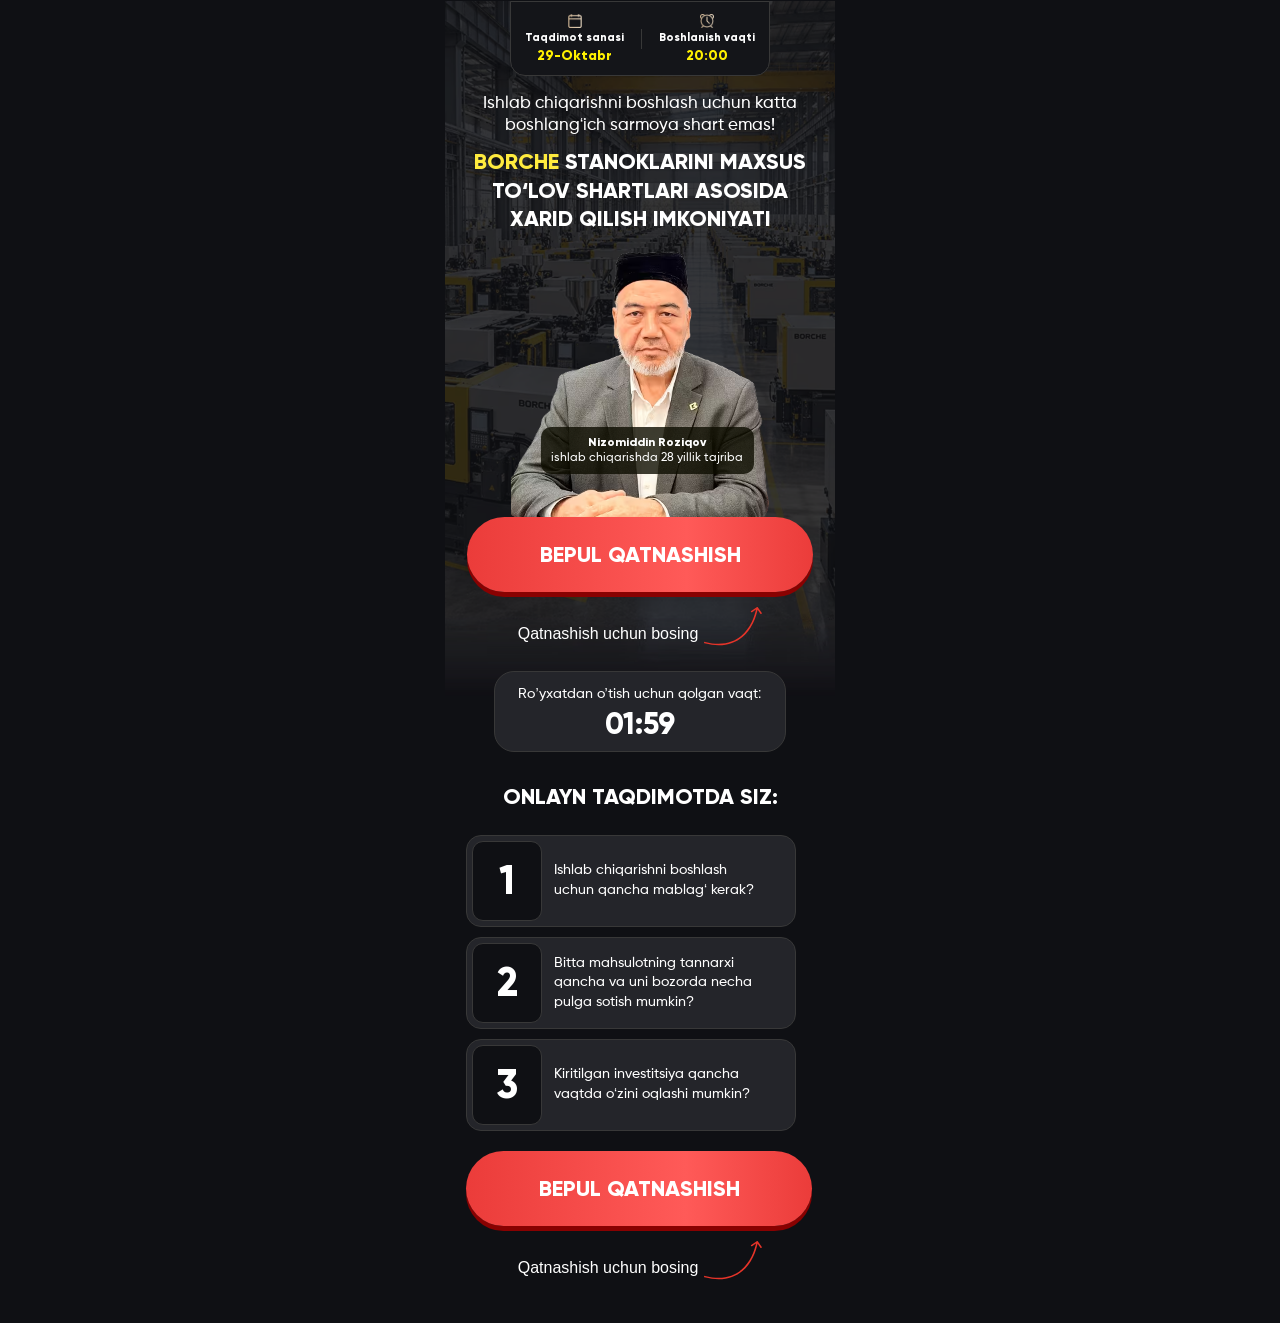
<file: index.html>
<!DOCTYPE html>
<html lang="uz">

<head>
    <meta charset="UTF-8">
    <meta name="viewport" content="width=device-width, initial-scale=1.0">
    <title>Borche Stanoklari</title>
    <!-- Meta Pixel Code -->
    <script>
        !function (f, b, e, v, n, t, s) {
            if (f.fbq) return; n = f.fbq = function () {
                n.callMethod ?
                    n.callMethod.apply(n, arguments) : n.queue.push(arguments)
            };
            if (!f._fbq) f._fbq = n; n.push = n; n.loaded = !0; n.version = '2.0';
            n.queue = []; t = b.createElement(e); t.async = !0;
            t.src = v; s = b.getElementsByTagName(e)[0];
            s.parentNode.insertBefore(t, s)
        }(window, document, 'script',
            'https://connect.facebook.net/en_US/fbevents.js');
        fbq('init', '3901499340163446');
        fbq('track', 'PageView');
    </script>
    <noscript><img height="1" width="1" style="display:none"
            src="https://www.facebook.com/tr?id=3901499340163446&ev=PageView&noscript=1" /></noscript>
    <!-- End Meta Pixel Code -->
    <style>
        * {
            margin: 0;
            padding: 0;
            box-sizing: border-box
        }

        html,
        body {
            overflow-x: hidden
        }

        body {
            background-color: #0F1014
        }

        .webinar {
            padding-top: 0.5px;
            padding-bottom: 43px
        }

        .webinar__container {
            max-width: 390px;
            margin: 0 auto;
            padding: 0 10px;
            display: flex;
            flex-direction: column;
            align-items: center;
            justify-content: center;
            position: relative
        }

        .webiner__date {
            background-color: #141519;
            border: 1px solid #383838;
            border-bottom-right-radius: 15px;
            max-width: 260px;
            width: 100%;
            display: flex;
            align-items: center;
            justify-content: center;
            padding: 12px 0 10px 0;
            margin-bottom: 17px;
            color: white;
            border-bottom-left-radius: 15px;
            gap: 17px
        }

        .webinar__date-item {
            display: flex;
            flex-direction: column;
            align-items: center;
            justify-content: center
        }

        .webinar__date-label {
            font-family: Gilroy, sans-serif;
            font-weight: 800;
            font-size: 11px;
            line-height: 104%;
            text-align: center;
            margin-bottom: 4px;
            padding-top: 4px
        }

        .webinar__date-value {
            font-family: Gilroy, sans-serif;
            font-weight: 800;
            font-size: 14px;
            line-height: 129%;
            text-align: center;
            color: #FFF100
        }

        .webinar__intro {
            font-family: Gilroy, sans-serif;
            font-weight: 500;
            font-size: 16.6px;
            line-height: 130%;
            text-align: center;
            margin-bottom: 12px;
            color: white
        }

        .webinar__title {
            font-family: Gilroy, sans-serif;
            font-weight: 800;
            font-size: clamp(18px, 6.1vw, 22px);
            line-height: 130%;
            text-align: center;
            text-transform: uppercase;
            color: white;
            margin-bottom: 15px
        }

        .webinar__title span {
            color: #FFEB3E
        }

        .webinar__subtitle {
            background-color: #141519;
            border-radius: 10px;
            max-width: 294px;
            width: 100%;
            border: 2px solid transparent;
            border-radius: 12px;
            padding: 11px 0;
            margin-bottom: 20px;
            background: linear-gradient(#141519, #141519) padding-box, linear-gradient(90deg, #DCC09E 0%, #F1DEC6 100%) border-box;
            color: white;
            font-family: Gilroy, sans-serif;
            font-weight: 500;
            font-size: 12px;
            line-height: 16px;
            text-align: center
        }

        .webinar__speaker {
            max-width: 258px;
            width: 100%;
            height: auto
        }

        .webinar__button {
            border-radius: 100px;
            background: linear-gradient(90deg, #EB3C3A 0%, #FF5A58 63.46%, #EB3C3A 100%);
            box-shadow: 0px 5px 0px 0px #890101;
            color: white;
            font-family: Gilroy, sans-serif;
            padding: 28px 0 27px 0;
            border: none;
            max-width: 346px;
            width: 100%;
            margin-bottom: 6px;
            margin-top: -30px;
            cursor: pointer;
            font-weight: 800;
            text-decoration: none;
            font-size: 22px;
            line-height: 20px;
            letter-spacing: 5%;
            text-align: center
        }

        .webinar__countdown {
            position: relative
        }

        .webinar__countdown svg {
            position: absolute;
            top: 0px;
            right: -25px
        }

        .webinar__countdown-content {
            background-color: #24252A;
            border: 1px solid #383838;
            border-radius: 20px;
            width: 100%;
            display: flex;
            flex-direction: column;
            align-items: center;
            justify-content: center;
            gap: 4px;
            padding: 15px 23px 12px 23px;
            margin-bottom: 37px;
            color: white;
            margin-top: 25px
        }

        .webinar__countdown-label {
            font-family: Gilroy, sans-serif;
            font-weight: 500;
            font-size: 14px;
            line-height: 100%;
            text-align: center;
            margin-bottom: 4px
        }

        .webinar__countdown-time {
            font-family: Gilroy, sans-serif;
            font-weight: 800;
            font-size: 30px;
            line-height: 100%
        }

        .webinar__topics {
            max-width: 348px;
            width: 100%
        }

        .webinar__topics-title {
            font-family: Gilroy, sans-serif;
            font-weight: 800;
            font-size: 22px;
            line-height: 16px;
            text-align: center;
            text-transform: uppercase;
            margin-bottom: 30px;
            color: white
        }

        .webinar__topic-list {
            display: flex;
            flex-direction: column;
            gap: 10px;
            margin-bottom: 50px
        }

        .webinar__topic {
            background-color: #24252A;
            border: 1px solid #383838;
            max-width: 330px;
            width: 100%;
            color: white;
            border-radius: 15px;
            list-style: none;
            display: flex;
            align-items: center;
            padding: 5px;
            gap: 12px
        }

        .weibner__info {
            background: linear-gradient(0deg, rgba(0, 0, 0, 0.6), rgba(0, 0, 0, 0.6)),
                linear-gradient(0deg, rgba(52, 50, 0, 0.5), rgba(52, 50, 0, 0.5));
            max-width: 213px;
            width: 100%;
            text-align: center;
            position: absolute;
            border-radius: 10px;
            color: white;
            padding: 7px 0;
            top: 426px;
            left: 54%;
            transform: translateX(-54%);
        }

        .weibner__info h2 {
            font-family: Gilroy, sans-serif;
            font-weight: 800;
            font-size: 12px;
            line-height: 140%;
            text-align: center;
        }

        .weibner__info p {
            font-family: Gilroy, sans-serif;
            font-weight: 500;
            font-size: 12px;
            line-height: 140%;
            text-align: center;
        }

        .webinar__topic-number {
            background-color: #0F1014;
            border: 1px solid #383838;
            border-radius: 11px;
            max-width: 70px;
            width: 100%;
            display: flex;
            align-items: center;
            justify-content: center;
            padding: 19px 0;
            font-family: Gilroy, sans-serif;
            font-weight: 800;
            font-size: 40px;
            line-height: 16px;
            text-align: center;
            text-transform: uppercase;
            height: 80px
        }

        .webinar__topic-text {
            font-family: Gilroy, sans-serif;
            font-weight: 500;
            font-size: 14px;
            line-height: 140%
        }

        .webinar__products {
            padding-top: 42px
        }

        .webinar__logo {
            margin: 0 auto 30px;
            display: flex
        }

        .webinar__product-image {
            max-width: 349px;
            width: 100%;
            height: auto
        }

        .webiner___images-box {
            display: flex;
            flex-direction: column;
            gap: 20px;
            margin-bottom: 20px
        }

        .webinar__products-description {
            border: 1px solid #383838;
            background-color: #24252A;
            border-radius: 15px;
            max-width: 348px;
            width: 100%;
            height: 93px;
            margin-bottom: 60px;
            color: white;
            display: flex;
            align-items: center;
            justify-content: center;
            font-family: Gilroy, sans-serif;
            font-weight: 500;
            font-size: 16px;
            line-height: 22px;
            text-align: center;
            padding: 14px 37px
        }

        .webinar__benefits {
            position: relative
        }

        .webinar__benefits svg {
            position: absolute;
            top: -34px;
            right: -7px
        }

        .webinar__benefit {
            display: flex;
            align-items: center;
            gap: 5px;
            padding: 10px;
            background: linear-gradient(92.38deg, #000000 0.55%, #202020 69.03%, #000000 100%);
            background-image: linear-gradient(92.38deg, #000000 0.55%, #202020 69.03%, #000000 100%), url("data:image/svg+xml,%3Csvg width='100%25' height='100%25' xmlns='http://www.w3.org/2000/svg'%3E%3Cdefs%3E%3ClinearGradient id='grad' x1='0%25' y1='0%25' x2='100%25' y2='0%25'%3E%3Cstop offset='0%25' stop-color='%23DCC09E'/%3E%3Cstop offset='100%25' stop-color='%23F1DEC6'/%3E%3C/linearGradient%3E%3C/defs%3E%3Crect width='100%25' height='100%25' fill='none' rx='24' ry='24' stroke='url(%23grad)' stroke-width='2' stroke-dasharray='8, 8'/%3E%3C/svg%3E");
            background-origin: border-box;
            background-clip: padding-box, border-box;
            border: 1px dashed transparent;
            border-radius: 24px;
            border-radius: 20px;
            color: white;
            position: relative
        }

        .webinar__benefit-text {
            font-family: Gilroy, sans-serif;
            font-weight: 500;
            font-size: clamp(11px, 3.5vw, 13px);
            line-height: 18px
        }

        .webinar__benefit-text b {
            font-weight: 800
        }

        @media (max-width:350px) {
            .webinar__countdown svg {
                right: -15px
            }

            .webinar__benefit {
                padding: 10px 0px
            }

            .webinar__benefit {
                gap: 0px
            }

            .webinar__products-description {
                padding: 16px 10px;
                font-size: 15px;
            }
        }

        @keyframes button-wiggle {

            0%,
            100% {
                transform: translateY(0)
            }

            50% {
                transform: translateY(-8px)
            }
        }

        .webinar__button {
            animation: button-wiggle 1.8s ease-in-out infinite
        }

        .webinar__button:hover {
            animation-play-state: paused
        }

        @media (prefers-reduced-motion:reduce) {
            .webinar__button {
                animation: none
            }
        }
    </style>
    <link rel="stylesheet" href="./css/main.css" media="print" onload="this.media='all'" />
    <noscript>
        <link rel="stylesheet" href="./css/main.css" />
    </noscript>
</head>

<body>
    <main class="webinar">
        <section class="webinar__container">
            <div class="webiner__date">
                <div class="webinar__date-item">
                    <svg width="14" height="14" viewBox="0 0 14 14" fill="none" xmlns="http://www.w3.org/2000/svg"
                        xmlns:xlink="http://www.w3.org/1999/xlink">
                        <rect width="14" height="14" fill="url(#pattern0_2078_18)" />
                        <defs>
                            <pattern id="pattern0_2078_18" patternContentUnits="objectBoundingBox" width="1" height="1">
                                <use xlink:href="#image0_2078_18" transform="scale(0.00390625)" />
                            </pattern>
                            <image id="image0_2078_18" width="256" height="256" preserveAspectRatio="none"
                                xlink:href="[data-uri]" />
                        </defs>
                    </svg>
                    <p class="webinar__date-label">Taqdimot sanasi</p>
                    <p class="webinar__date-value">29-Oktabr</p>
                </div>
                <div style="background-color: #383838; width: 1px; height: 20px;"></div>
                <div class="webinar__date-item">
                    <svg width="14" height="14" viewBox="0 0 14 14" fill="none" xmlns="http://www.w3.org/2000/svg"
                        xmlns:xlink="http://www.w3.org/1999/xlink">
                        <rect width="14" height="14" fill="url(#pattern0_2078_17)" />
                        <defs>
                            <pattern id="pattern0_2078_17" patternContentUnits="objectBoundingBox" width="1" height="1">
                                <use xlink:href="#image0_2078_17" transform="scale(0.00390625)" />
                            </pattern>
                            <image id="image0_2078_17" width="256" height="256" preserveAspectRatio="none"
                                xlink:href="[data-uri]" />
                        </defs>
                    </svg>
                    <p class="webinar__date-label">Boshlanish vaqti</p>
                    <p class="webinar__date-value">20:00</p>
                </div>
            </div>

            <p class="webinar__intro">Ishlab chiqarishni boshlash uchun katta <br> boshlang‘ich sarmoya shart emas!
            </p>

            <h1 class="webinar__title"><span class="webinar__brand">BORCHE</span> stanoklarini maxsus <br> to‘lov
                shartlari asosida <br> xarid qilish imkoniyati
            </h1>

            <img style="position: absolute; top: 0; z-index: -1;" src="./images/bg.avif" loading="lazy" decoding="async" width="390"
                height="695" alt="bg">



            <div class="weibner__info">
                <h2>Nizomiddin Roziqov</h2>
                <p>ishlab chiqarishda 28 yillik tajriba</p>
            </div>
            <img class="webinar__speaker" src="./images/speaker.avif" loading="lazy" decoding="async" width="258"
                height="298" alt="speaker">
            <a class="webinar__button registerBtn" style="margin-bottom: 30px;" href="https://t.me/+utzcUWfzJ21kM2Qy">
                BEPUL QATNASHISH
            </a>

            <div style="display: flex; align-items: center; gap: 6px; justify-content: center; color: white;">
                <p style="font-weight: 400; font-size: 16px; line-height: 100%; font-family: Inter, sans-serif; ">Qatnashish uchun bosing</p>
                <svg style="margin-top: -15px;" width="58" height="39" viewBox="0 0 58 39" fill="none" xmlns="http://www.w3.org/2000/svg">
                    <path
                        d="M0.938717 34.8966C0.537826 34.7924 0.128363 35.0329 0.0241554 35.4338C-0.0800517 35.8347 0.160457 36.2442 0.561348 36.3484L0.750033 35.6225L0.938717 34.8966ZM0.750033 35.6225L0.561348 36.3484C17.3085 40.7016 29.711 37.2829 38.4108 29.9757C47.0755 22.6981 51.9697 11.6462 53.9154 0.883501L53.1773 0.750081L52.4393 0.616662C50.5334 11.1594 45.7594 21.8446 37.446 28.8271C29.1678 35.7802 17.2823 39.145 0.938717 34.8966L0.750033 35.6225ZM53.7936 0.322551C53.5574 -0.0177732 53.0901 -0.10225 52.7498 0.133868L47.2039 3.98163C46.8636 4.21775 46.7791 4.68505 47.0152 5.02538C47.2513 5.3657 47.7186 5.45018 48.059 5.21406L52.9887 1.79382L56.4089 6.72353C56.645 7.06385 57.1123 7.14833 57.4526 6.91221C57.793 6.67609 57.8774 6.20879 57.6413 5.86847L53.7936 0.322551Z"
                        fill="#E63429" />
                </svg>
            </div>
            <div class="webinar__countdown">
                <div class="webinar__countdown-content">
                    <p class="webinar__countdown-label">Ro’yxatdan o’tish uchun qolgan vaqt:</p>
                    <p class="webinar__countdown-time timer" id="timer">02:00</p>
                </div>
            </div>


            <div class="webinar__topics">
                <h2 class="webinar__topics-title">onlayn taqdimotda siz:</h2>

                <ul class="webinar__topic-list">
                    <li class="webinar__topic">
                        <span class="webinar__topic-number">1</span>

                        <p class="webinar__topic-text">Ishlab chiqarishni boshlash <br> uchun qancha mablag‘ kerak?
                        </p>
                    </li>
                    <li class="webinar__topic">
                        <span class="webinar__topic-number">2</span>

                        <p class="webinar__topic-text">Bitta mahsulotning tannarxi <br> qancha va uni bozorda necha
                            <br> pulga sotish mumkin?
                        </p>
                    </li>
                    <li class="webinar__topic">
                        <span class="webinar__topic-number">3</span>

                        <p class="webinar__topic-text">Kiritilgan investitsiya qancha <br> vaqtda o‘zini oqlashi
                            mumkin?</p>
                    </li>
                </ul>


                <a style="max-width: 346px !important; width: 100%; " href="https://t.me/+utzcUWfzJ21kM2Qy">

                    <button class="webinar__button registerBtn" style="margin-bottom: 30px; ">
                        BEPUL QATNASHISH
                    </button>

                </a>
                   <div style="display: flex; align-items: center; gap: 6px; justify-content: center; color: white;">
                <p style="font-weight: 400; font-size: 16px; line-height: 100%; font-family: Inter, sans-serif; ">Qatnashish uchun bosing</p>
                <svg style="margin-top: -15px;" width="58" height="39" viewBox="0 0 58 39" fill="none" xmlns="http://www.w3.org/2000/svg">
                    <path
                        d="M0.938717 34.8966C0.537826 34.7924 0.128363 35.0329 0.0241554 35.4338C-0.0800517 35.8347 0.160457 36.2442 0.561348 36.3484L0.750033 35.6225L0.938717 34.8966ZM0.750033 35.6225L0.561348 36.3484C17.3085 40.7016 29.711 37.2829 38.4108 29.9757C47.0755 22.6981 51.9697 11.6462 53.9154 0.883501L53.1773 0.750081L52.4393 0.616662C50.5334 11.1594 45.7594 21.8446 37.446 28.8271C29.1678 35.7802 17.2823 39.145 0.938717 34.8966L0.750033 35.6225ZM53.7936 0.322551C53.5574 -0.0177732 53.0901 -0.10225 52.7498 0.133868L47.2039 3.98163C46.8636 4.21775 46.7791 4.68505 47.0152 5.02538C47.2513 5.3657 47.7186 5.45018 48.059 5.21406L52.9887 1.79382L56.4089 6.72353C56.645 7.06385 57.1123 7.14833 57.4526 6.91221C57.793 6.67609 57.8774 6.20879 57.6413 5.86847L53.7936 0.322551Z"
                        fill="#E63429" />
                </svg>
            </div>
            </div>

            <!-- <div class="webinar__products">
                <img class="webinar__logo" src="./images/logo.avif" loading="lazy" decoding="async" width="210"
                    height="31" alt="logo"> -->

                <!-- <div class="webiner___images-box">
                    <img class="webinar__product-image" src="./images/borche1.avif" loading="lazy" decoding="async"
                        width="349" height="219" alt="borche">
                    <img class="webinar__product-image" src="./images/borche2.avif" loading="lazy" decoding="async"
                        width="349" height="219" alt="borche">
                </div> -->

                <!-- <p class="webinar__products-description" style="margin-bottom: 10px;">Qiymati 15.000$+ bo'lgan bonus
                    <br> va sovg'alar yutib olish imkoniyati
                </p>
                <p class="webinar__products-description">Tadbirkorlar uchun tayyorlangan <br> barcha takliflar va
                    bonuslarni onlayn <br> taqdimotimizda
                    bilib oling!</p>
            </div> -->

            <!-- <a class="webinar__button registerBtn" style="margin-bottom: 30px;" href="https://t.me/+utzcUWfzJ21kM2Qy">
                BEPUL QATNASHISH
            </a>

            <div class="webinar__benefits">
                <svg width="10" height="30" viewBox="0 0 10 30" fill="none" xmlns="http://www.w3.org/2000/svg">
                    <path
                        d="M2.46952 1.66098L2.77979 1.2689V1.2689L2.46952 1.66098ZM1.88711 28.1967C2.11504 28.0408 2.17343 27.7296 2.01754 27.5017C1.86164 27.2738 1.55049 27.2154 1.32256 27.3713L1.60484 27.784L1.88711 28.1967ZM3.69296 25.3829C3.50001 25.5805 3.50375 25.897 3.7013 26.09C3.89885 26.2829 4.21541 26.2792 4.40836 26.0817L4.05066 25.7323L3.69296 25.3829ZM6.46157 23.508C6.61132 23.276 6.54464 22.9665 6.31263 22.8168C6.08063 22.667 5.77115 22.7337 5.62139 22.9657L6.04148 23.2368L6.46157 23.508ZM7.03254 20.2127C6.93147 20.4696 7.05787 20.7599 7.31485 20.861C7.57183 20.962 7.86209 20.8356 7.96316 20.5786L7.49785 20.3957L7.03254 20.2127ZM8.86254 17.4131C8.91181 17.1414 8.73148 16.8812 8.45977 16.8319C8.18806 16.7826 7.92785 16.963 7.87858 17.2347L8.37056 17.3239L8.86254 17.4131ZM8.13356 14.1487C8.13757 14.4249 8.36465 14.6454 8.64076 14.6414C8.91687 14.6374 9.13746 14.4104 9.13346 14.1342L8.63351 14.1415L8.13356 14.1487ZM8.76585 10.864C8.70833 10.5939 8.44276 10.4216 8.17267 10.4791C7.90258 10.5366 7.73026 10.8022 7.78778 11.0723L8.27681 10.9681L8.76585 10.864ZM6.84763 8.12497C6.95727 8.37841 7.25161 8.49498 7.50505 8.38534C7.7585 8.27569 7.87507 7.98135 7.76542 7.72791L7.30653 7.92644L6.84763 8.12497ZM6.16248 4.85216C6.00458 4.62562 5.69292 4.56998 5.46638 4.72788C5.23984 4.88578 5.1842 5.19744 5.3421 5.42398L5.75229 5.13807L6.16248 4.85216ZM3.3302 3.07354C3.52945 3.26473 3.84597 3.2582 4.03716 3.05895C4.22835 2.8597 4.22182 2.54319 4.02257 2.352L3.67639 2.71277L3.3302 3.07354ZM2.5775 1.10882C2.36096 0.93746 2.04651 0.974087 1.87515 1.19063C1.70379 1.40717 1.74041 1.72163 1.95695 1.89299L2.26723 1.5009L2.5775 1.10882ZM1.55238 1.57283C1.76892 1.74419 2.08338 1.70756 2.25474 1.49102C2.4261 1.27448 2.38947 0.960021 2.17293 0.788661L1.86265 1.18074L1.55238 1.57283ZM0.241699 28.6234L0.483412 29.0611C0.971274 28.7917 1.43923 28.503 1.88711 28.1967L1.60484 27.784L1.32256 27.3713C0.900987 27.6596 0.460103 27.9316 -1.39414e-05 28.1857L0.241699 28.6234ZM4.05066 25.7323L4.40836 26.0817C5.18779 25.2836 5.87266 24.4204 6.46157 23.508L6.04148 23.2368L5.62139 22.9657C5.06824 23.8227 4.42504 24.6334 3.69296 25.3829L4.05066 25.7323ZM7.49785 20.3957L7.96316 20.5786C8.36678 19.5524 8.66702 18.4913 8.86254 17.4131L8.37056 17.3239L7.87858 17.2347C7.69457 18.2495 7.41207 19.2476 7.03254 20.2127L7.49785 20.3957ZM8.63351 14.1415L9.13346 14.1342C9.11757 13.0385 8.99554 11.9426 8.76585 10.864L8.27681 10.9681L7.78778 11.0723C8.00377 12.0865 8.11861 13.1175 8.13356 14.1487L8.63351 14.1415ZM7.30653 7.92644L7.76542 7.72791C7.33425 6.73125 6.80036 5.76731 6.16248 4.85216L5.75229 5.13807L5.3421 5.42398C5.94122 6.28353 6.44264 7.18883 6.84763 8.12497L7.30653 7.92644ZM3.67639 2.71277L4.02257 2.352C3.63105 1.9763 3.21682 1.61474 2.77979 1.2689L2.46952 1.66098L2.15924 2.05307C2.57141 2.37924 2.96167 2.71991 3.3302 3.07354L3.67639 2.71277ZM2.46952 1.66098L2.77979 1.2689L2.5775 1.10882L2.26723 1.5009L1.95695 1.89299L2.15924 2.05307L2.46952 1.66098ZM1.86265 1.18074L2.17293 0.788661L1.97064 0.628579L1.66037 1.02066L1.35009 1.41275L1.55238 1.57283L1.86265 1.18074ZM1.60252 0.524021C1.32823 0.555969 1.13178 0.804224 1.16373 1.07851L1.68435 5.54829C1.7163 5.82258 1.96455 6.01904 2.23884 5.98709C2.51313 5.95514 2.70958 5.70689 2.67764 5.4326L2.21486 1.45946L6.188 0.99668C6.46228 0.964732 6.65874 0.716477 6.62679 0.442189C6.59484 0.167901 6.34659 -0.0285539 6.0723 0.00339444L1.60252 0.524021Z"
                        fill="url(#paint0_linear_2078_58)" />
                    <defs>
                        <linearGradient id="paint0_linear_2078_58" x1="2.19691" y1="0.806801" x2="11.4964" y2="24.1373"
                            gradientUnits="userSpaceOnUse">
                            <stop stop-color="#DCC09E" />
                            <stop offset="1" stop-color="#FCE6BB" />
                        </linearGradient>
                    </defs>
                </svg>

                <div class="webinar__benefit">
                    <img class="webinar__gift" src="./images/gift.avif" loading="lazy" decoding="async" width="58"
                        height="55" alt="gift">
                    <p class="webinar__benefit-text"><b>Maxsus takliflar</b> va <b>hali hech kim bermagan</b> <br>
                        to’lov shartlarini
                        birinchilardan
                        bo‘lib oling!</p>
                </div>
            </div> -->
        </section>
    </main>


    <script defer src="./js/phoneFormatter.js"></script>
    <script defer src="./js/app.js"></script>
</body>

</html>
</file>
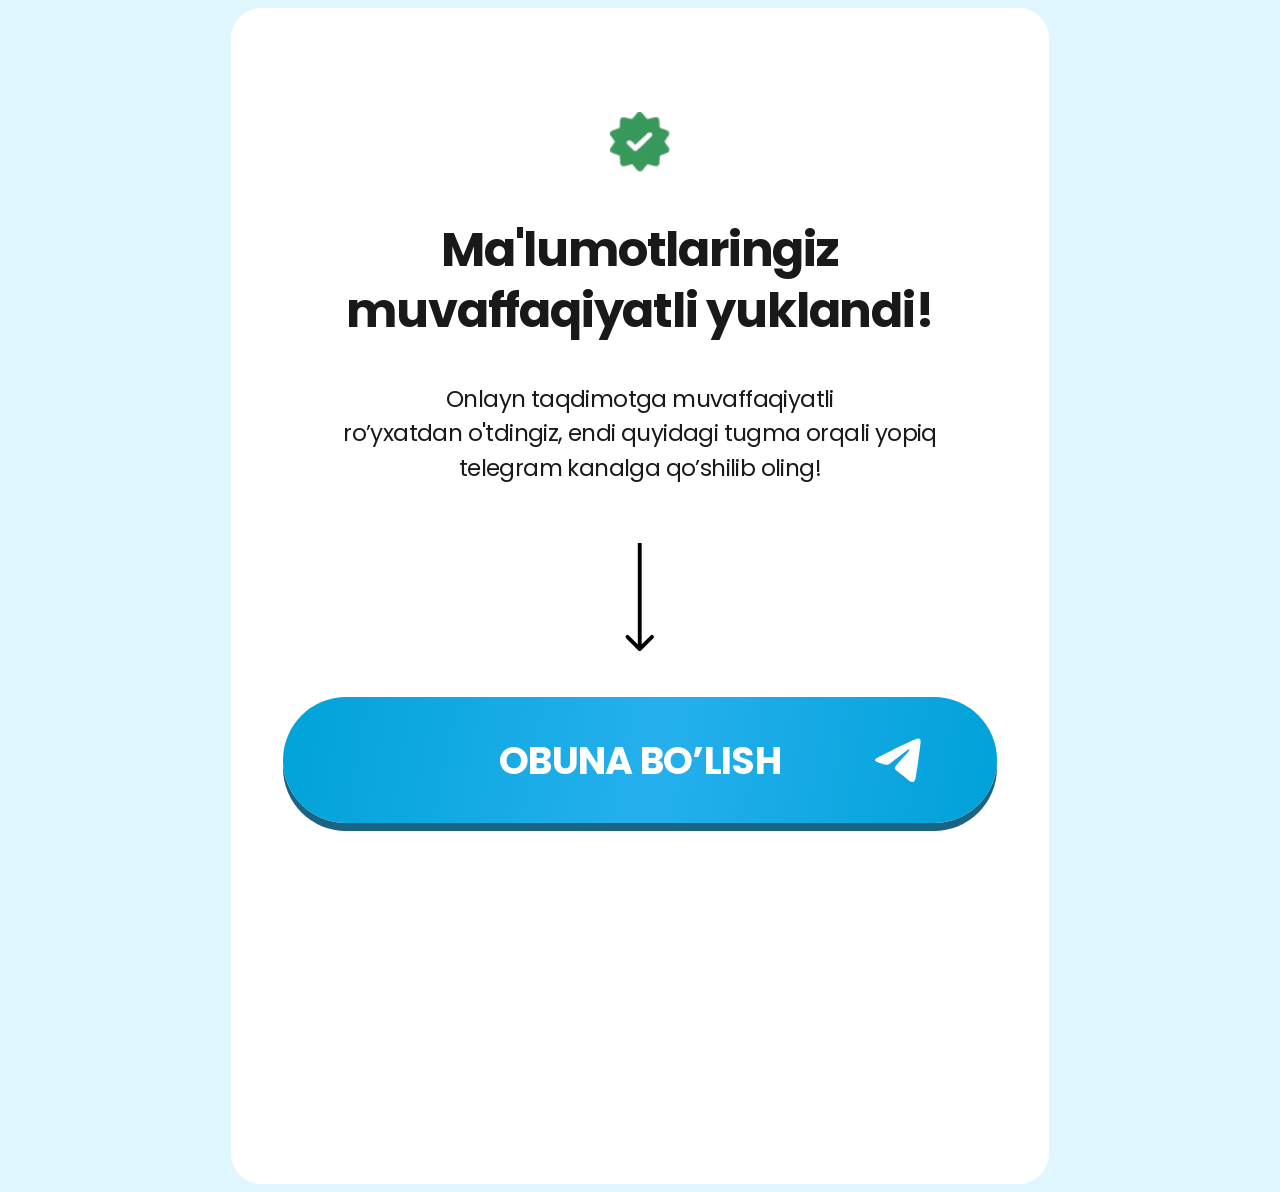
<file: thankYou.html>
<!DOCTYPE html>
<html lang="uz">
<head>
    <meta charset="UTF-8">
    <meta name="viewport" content="width=device-width, initial-scale=1.0">
    <meta name="theme-color" content="#ffffff">
    <title>Obuna Bo'lish</title>
    <!-- Meta Pixel Code -->
<script>
!function(f,b,e,v,n,t,s)
{if(f.fbq)return;n=f.fbq=function(){n.callMethod?
n.callMethod.apply(n,arguments):n.queue.push(arguments)};
if(!f._fbq)f._fbq=n;n.push=n;n.loaded=!0;n.version='2.0';
n.queue=[];t=b.createElement(e);t.async=!0;
t.src=v;s=b.getElementsByTagName(e)[0];
s.parentNode.insertBefore(t,s)}(window, document,'script',
'https://connect.facebook.net/en_US/fbevents.js');
fbq('init', '3901499340163446');
fbq('track', 'PageView');
</script>
<noscript><img height="1" width="1" style="display:none"
src="https://www.facebook.com/tr?id=3901499340163446&ev=PageView&noscript=1"
/></noscript>
<!-- End Meta Pixel Code -->
    <link rel="preconnect" href="https://fonts.googleapis.com">
    <link rel="preconnect" href="https://fonts.gstatic.com" crossorigin>
    <link href="https://fonts.googleapis.com/css2?family=Poppins:wght@400;700&display=swap" rel="stylesheet">
    <link rel="stylesheet" href="css/main.css">
</head>
<body class="thank-you-page">
    <main class="thank-you">
        <img class="thank-you__tick" src="images/tick.avif" alt="Muvaffaqiyatli" width="60" height="68">
        <h1 class="thank-you__title">Ma'lumotlaringiz<br> muvaffaqiyatli yuklandi!</h1>
        <p class="thank-you__description">Onlayn taqdimotga muvaffaqiyatli <br> ro’yxatdan o'tdingiz, endi quyidagi tugma orqali yopiq <br> telegram kanalga qo’shilib oling!</p>
        <svg class="thank-you__arrow" width="15" height="56" viewBox="0 0 15 56" fill="none" xmlns="http://www.w3.org/2000/svg" aria-hidden="true">
            <path d="M6.65691 55.7071C7.04743 56.0976 7.6806 56.0976 8.07112 55.7071L14.4351 49.3431C14.8256 48.9526 14.8256 48.3195 14.4351 47.9289C14.0446 47.5384 13.4114 47.5384 13.0209 47.9289L7.36402 53.5858L1.70716 47.9289C1.31664 47.5384 0.683472 47.5384 0.292948 47.9289C-0.0975764 48.3195 -0.0975764 48.9526 0.292948 49.3431L6.65691 55.7071ZM7.36401 0L6.36401 4.37114e-08L6.36402 55L7.36402 55L8.36402 55L8.36401 -4.37114e-08L7.36401 0Z" fill="black"/>
        </svg>
        <a class="thank-you__subscribe" href="https://t.me/+utzcUWfzJ21kM2Qy">
            <span class="thank-you__subscribe-label">OBUNA BO’LISH</span>
            <svg class="thank-you__telegram" width="26" height="26" viewBox="0 0 26 26" fill="none" xmlns="http://www.w3.org/2000/svg" aria-hidden="true">
                <path d="M2.84637 11.4885C9.45489 8.15552 13.8605 5.95815 16.0634 4.89638C22.3602 1.86482 23.6671 1.33831 24.5207 1.32047C24.7083 1.31698 25.1262 1.3707 25.3989 1.62595C25.6255 1.84125 25.6893 2.13238 25.7212 2.33679C25.7495 2.54101 25.7885 3.00642 25.7566 3.36973C25.4166 7.51952 23.9398 17.5897 23.1889 22.2377C22.8738 24.2044 22.2469 24.8637 21.6414 24.9281C20.3239 25.0683 19.3252 23.921 18.0502 22.9537C16.0563 21.4393 14.9301 20.497 12.9929 19.0196C10.7546 17.3121 12.2067 16.3735 13.4816 14.8399C13.8146 14.4384 19.6156 8.3306 19.7253 7.77662C19.7395 7.70732 19.7536 7.44899 19.6191 7.31285C19.488 7.17629 19.2933 7.22305 19.1517 7.25995C18.9498 7.31244 15.7659 9.75146 9.58947 14.5766C8.68639 15.2958 7.86829 15.6465 7.13164 15.628C6.32418 15.6079 4.7659 15.0982 3.60781 14.6627C2.19119 14.1284 1.06144 13.8459 1.16061 12.9384C1.21019 12.466 1.77329 11.9826 2.84637 11.4885Z" fill="white"/>
            </svg>
        </a>
    </main>

    <script defer src="./js/thankYou.js"></script>
</body>
</html>
</file>
<file: css/main.css>
@font-face { font-family: "Gilroy"; src: url("/fonts/Gilroy-ExtraBold.woff2") format("woff2"); font-weight: 800; font-display: swap; } @font-face { font-family: "Gilroy"; src: url("/fonts/Gilroy-Medium.subset.woff2") format("woff2"); font-weight: 500; font-display: swap; } @font-face { font-family: "Gilroy"; src: url("/fonts/Gilroy-Regular.subset.woff2") format("woff2"); font-weight: 400; font-display: swap; } html, body { overflow-x: hidden; } .homeModal, .homeModalOverlay { position: fixed; top: 0; height: 100vh; width: 100%; left: 0; } .homeModal { z-index: 30; justify-content: center; align-items: center; display: flex; } .homeModalOverlay { background-color: rgba(0, 0, 0, 0.3); backdrop-filter: blur(5px); } .homeFormContainer { position: relative; z-index: 30; background-color: #fff; color: #000; border-radius: 8px; padding: 20px 40px 40px; width: 100%; max-width: 520px; box-shadow: 0 4px 12px rgba(0, 0, 0, 0.1); margin: 0 20px; position: fixed; top: 50%; left: 50%; transform: translate(-50%, -50%); } .homeFormTop { display: flex; justify-content: space-between; } .homeFormTopTitle { font-family: Inter, sans-serif; font-size: clamp(21px, 6.6vw, 24px); margin: 0 0 20px; color: #000; font-weight: 600; text-align: center; margin-left: auto; margin-right: auto; } .closeButton { background: 0 0; border: none; cursor: pointer; padding: 4px; justify-content: center; align-items: center; display: flex; position: absolute; top: 20px; right: 20px; color: #000; } .homeFormErrorText { color: #e53e3e; margin-bottom: 12px; font-size: 14px; font-family: system-ui, -apple-system, BlinkMacSystemFont, "Segoe UI", sans-serif; padding-top: 5px; padding-bottom: 5px; } .HomeFormRowInput, .HomeFormRowLabel { font-family: system-ui, -apple-system, BlinkMacSystemFont, "Segoe UI", sans-serif; font-size: 18px; } .HomeFormRow { margin-bottom: 20px; } .HomeFormRowLabel { display: block; margin-bottom: 6px; color: #000; } .HomeFormRowInput { width: 100%; padding: 10px 16px; border: 1px solid #c9c9c9; min-height: 48px; background-color: #f3f7f8; border-radius: 6px; font-weight: 400; outline: 0; height: 50px; transition: border-color 0.2s; } .HomeFormRowInput:focus { border-color: #EB3C3A; } .HomeFormRowInput::placeholder { color: #aaa; } .HomeFormBtn { font-family: sans-serif; height: 60px; width: 100%; cursor: pointer; border-radius: 10px; transition: 0.3s; background: linear-gradient(90deg, #EB3C3A 0%, #FF5A58 63.46%, #EB3C3A 100%); font-weight: 700; font-size: 28px; color: white; text-transform: uppercase; border: none; position: relative; display: flex; align-items: center; justify-content: center; } .phone-input-container { display: flex; align-items: center; position: relative; border: 1px solid #c9c9c9; background-color: transparent; border-radius: 6px; } .phone-input-container:focus { border-color: #e71f1f; } .selected-code { display: flex; color: #000; margin-left: 10px; } .country-selector { position: relative; margin-right: 10px; } .selected-country { display: flex; align-items: center; padding: 10px; padding-right: 0; border-radius: 6px; cursor: pointer; min-height: 50px; font-family: sans-serif !important; font-size: 18px; font-weight: 400 !important; min-width: max-content; border: none; background-color: transparent; } .country-dropdown { position: absolute; top: 110%; left: 0; width: 100%; background-color: #fff; border: 1px solid #c9c9c9; border-radius: 6px; box-shadow: 0 4px 12px rgba(0, 0, 0, 0.1); z-index: 40; max-height: 200px; overflow-y: auto; font-family: sans-serif !important; font-weight: 400 !important; } .country-option { display: flex; justify-content: space-between; align-items: center; padding: 10px; cursor: pointer; font-family: sans-serif; font-weight: 400 !important; } .country-option:hover { background-color: #f3f7f8; } .country-option.selected { background-color: #e6f0fa; } @media screen and (max-width: 768px) { .homeFormContainer { max-width: 100%; padding: 80px 20px 20px; margin: 0; border-radius: 6px; height: 100vh; } .homeFormTopTitle { text-align: center; max-width: 408px; margin-left: auto; margin-right: auto; font-weight: 700; margin-bottom: 15px; } .homeFormTop { flex-direction: column; align-items: flex-start; } .closeButton { width: 100%; height: 50px; background-color: #000; color: #fff; padding-right: 20px; top: 0; left: 0; justify-content: end; } .homeFormErrorText { font-size: 12px; margin-bottom: 8px; } .HomeFormRowLabel { margin-bottom: 6px; } .HomeFormRowInput { padding: 0 12px; min-height: 40px; background-color: transparent; } .HomeFormRowInput::placeholder { color: #a3a3a3; } .HomeFormBtn { font-size: 18px; font-weight: 700; margin-top: 24px; } } @media screen and (max-width: 480px) { .homeFormContainer { max-width: 100%; padding: 80px 20px 20px; margin: 0; border-radius: 6px; height: 100vh; } .homeFormTopTitle { text-align: center; margin: 0 auto 15px; } .homeFormErrorText { font-size: 12px; margin-bottom: 8px; } .HomeFormRowLabel { margin-bottom: 6px; } .HomeFormRowInput { padding: 0 12px; min-height: 40px; background-color: transparent; border-radius: 10px; } .HomeFormRowInput::placeholder { color: #a3a3a3; } .HomeFormBtn { font-size: 16px; padding: 10px 0; margin-top: 24px; height: 50px; } } .thank-you-page { background-color: #E0F6FF; color: #191919; } .thank-you { width: 100%; max-width: 714px; min-height: 100svh; margin: 0 auto; border-radius: 30px; padding: 100px 52px 176px; background: #fff; text-align: center; font-family: 'Poppins', Arial, sans-serif; } .thank-you__tick { display: block; width: 60px; height: 68px; object-fit: contain; margin: 0 auto 44px; } .thank-you__title { margin: 0; font-size: 48px; font-weight: 700; line-height: 1.27; letter-spacing: -1.2px; } .thank-you__description { margin: 40px -10px 0; font-size: 23px; line-height: 1.5; letter-spacing: -.6px; } .thank-you__arrow { display: block; width: 30px; height: 108px; margin: 58px auto 46px; } .thank-you__subscribe { position: relative; display: flex; align-items: center; justify-content: center; width: 100%; min-height: 126px; border-radius: 100px; background: linear-gradient(100deg, #00a3d8, #25b0ed 52%, #00a1d9); box-shadow: 0 8px 0 #1a6382; color: #fff; text-decoration: none; font-size: 38px; font-weight: 700; line-height: 1.2; letter-spacing: -.7px; } .thank-you__subscribe[href] { cursor: pointer; } .thank-you__subscribe:focus-visible { outline: 3px solid #1a6382; outline-offset: 12px; } .thank-you__telegram { position: absolute; right: 76px; width: 48px; height: 48px; } @media (max-width: 713px) { .thank-you { padding: 10vw 0vw 24.6vw; } .thank-you__tick { width: 8.4vw; height: 9.5vw; margin-bottom: 6.2vw; } .thank-you__title { font-size: 6.72vw; letter-spacing: -.168vw; } .thank-you__description { margin-top: 5.6vw; font-size: 3.6vw; letter-spacing: -.084vw; } .thank-you__arrow { width: 4.2vw; height: 15.1vw; margin: 8.1vw auto 6.45vw; } .thank-you__subscribe { min-height: 17.65vw; font-size: 5.32vw; letter-spacing: -.098vw; box-shadow: 0 1.12vw 0 #1a6382; } .thank-you__telegram { right: 10.64vw; width: 6.72vw; height: 6.72vw; } }
</file>
